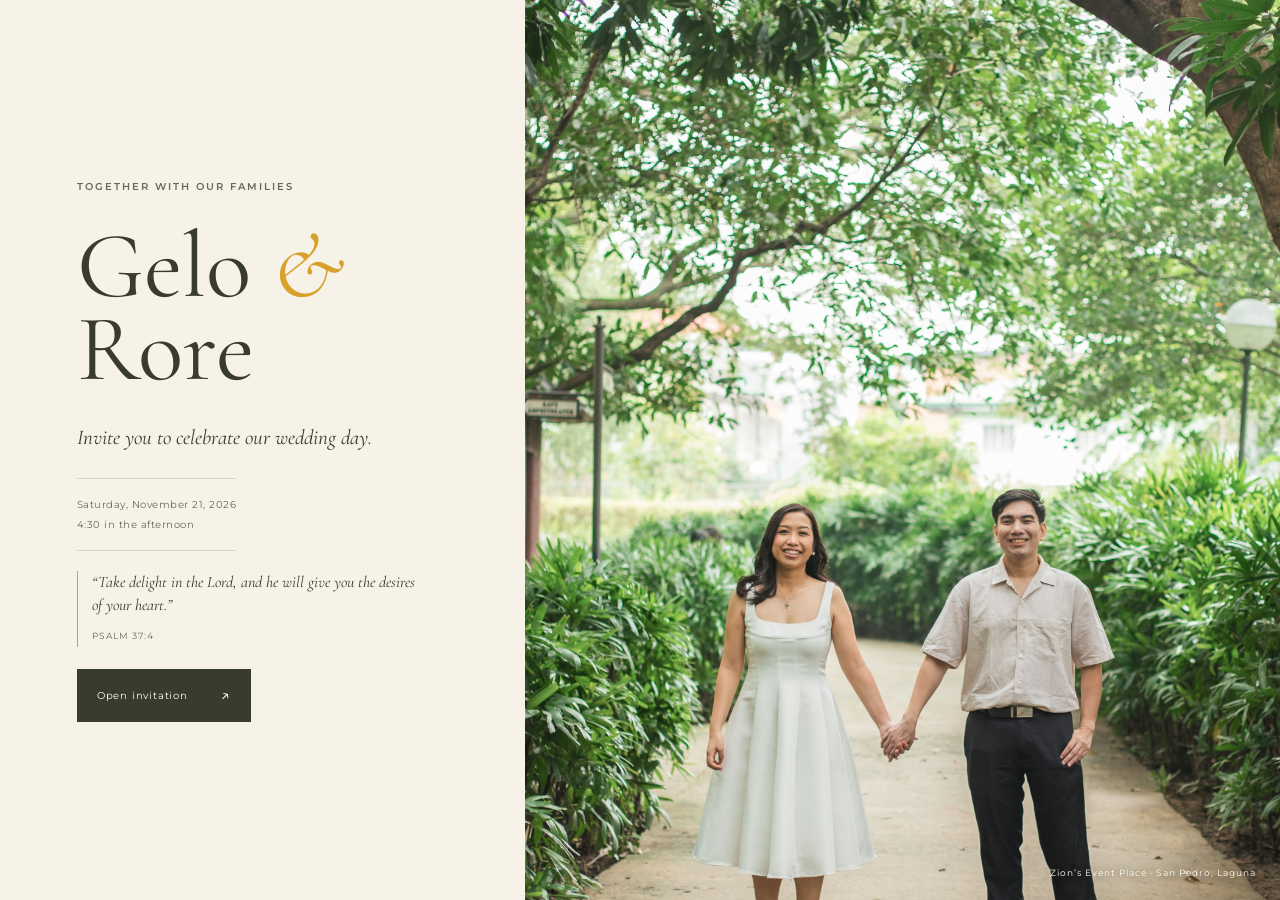
<file: index.html>
<!doctype html>
<html lang="en">
<head>
  <meta charset="utf-8">
  <meta name="viewport" content="width=device-width, initial-scale=1">
  <meta name="theme-color" content="#f7f2e7">
  <meta name="description" content="Gelo and Rore invite you to celebrate their wedding on November 21, 2026.">
  <title>Gelo &amp; Rore — Wedding Invitation</title>
  <link rel="icon" href="assets/favicon.svg" type="image/svg+xml">
  <link rel="preconnect" href="https://fonts.googleapis.com">
  <link rel="preconnect" href="https://fonts.gstatic.com" crossorigin>
  <link href="https://fonts.googleapis.com/css2?family=Cormorant+Garamond:ital,wght@0,400;0,500;0,600;1,400;1,500&family=Montserrat:wght@400;500;600&display=swap" rel="stylesheet">
  <link rel="stylesheet" href="landing.css">
</head>
<body>
  <main class="welcome-cover" id="main">
    <section class="welcome-copy" aria-labelledby="couple-names">
      <p class="welcome-kicker">Together with our families</p>
      <h1 id="couple-names">Gelo <span>&amp;</span><br>Rore</h1>
      <p class="welcome-message">Invite you to celebrate our wedding day.</p>
      <div class="welcome-details">
        <p>Saturday, November 21, 2026</p>
        <p>4:30 in the afternoon</p>
      </div>
      <blockquote class="welcome-verse">
        <p>“Take delight in the Lord, and he will give you the desires of your heart.”</p>
        <cite>Psalm 37:4</cite>
      </blockquote>
      <a class="welcome-button" href="./invitation.html">Open invitation <span aria-hidden="true">↗</span></a>
    </section>
    <figure class="welcome-photo">
      <img src="assets/cover-photo.jpeg" width="2480" height="4096" fetchpriority="high" alt="Gelo and Rore holding hands on a garden path beneath a leafy canopy">
      <figcaption>Zion’s Event Place · San Pedro, Laguna</figcaption>
    </figure>
  </main>
</body>
</file>
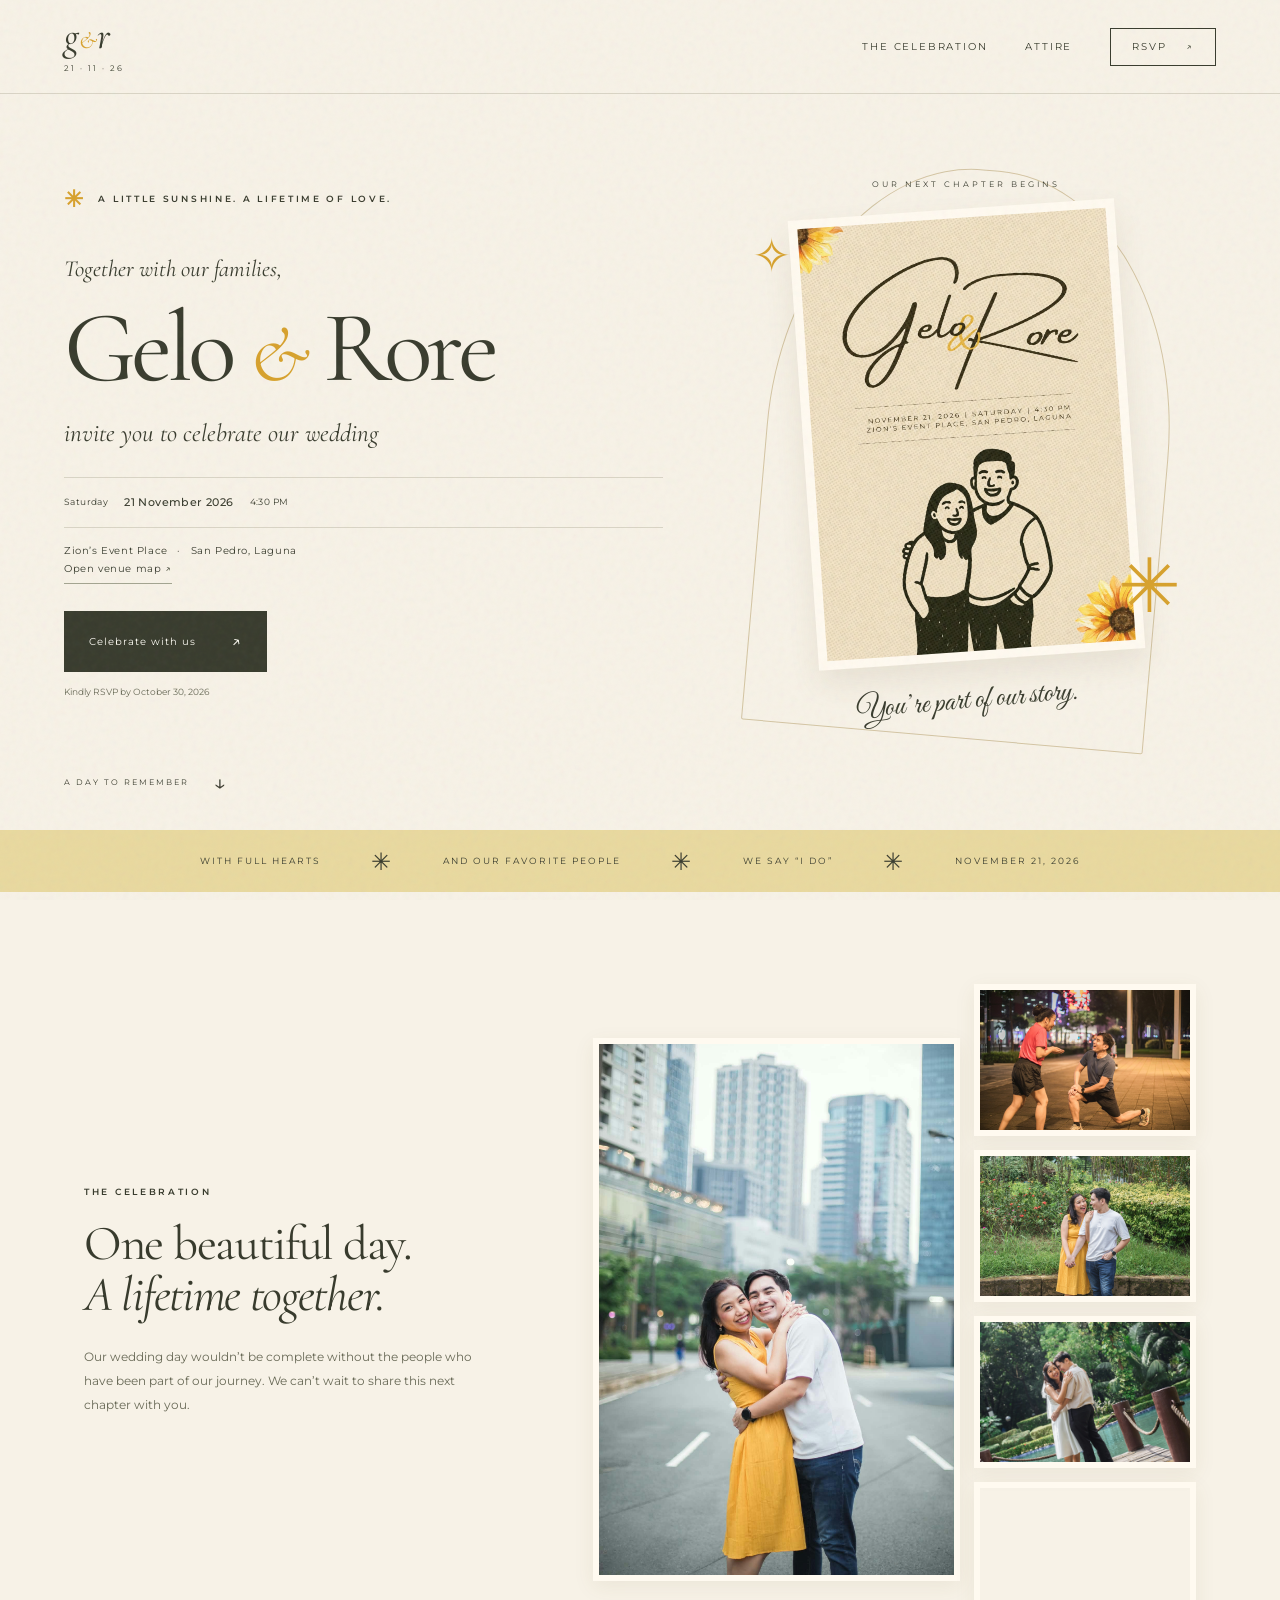
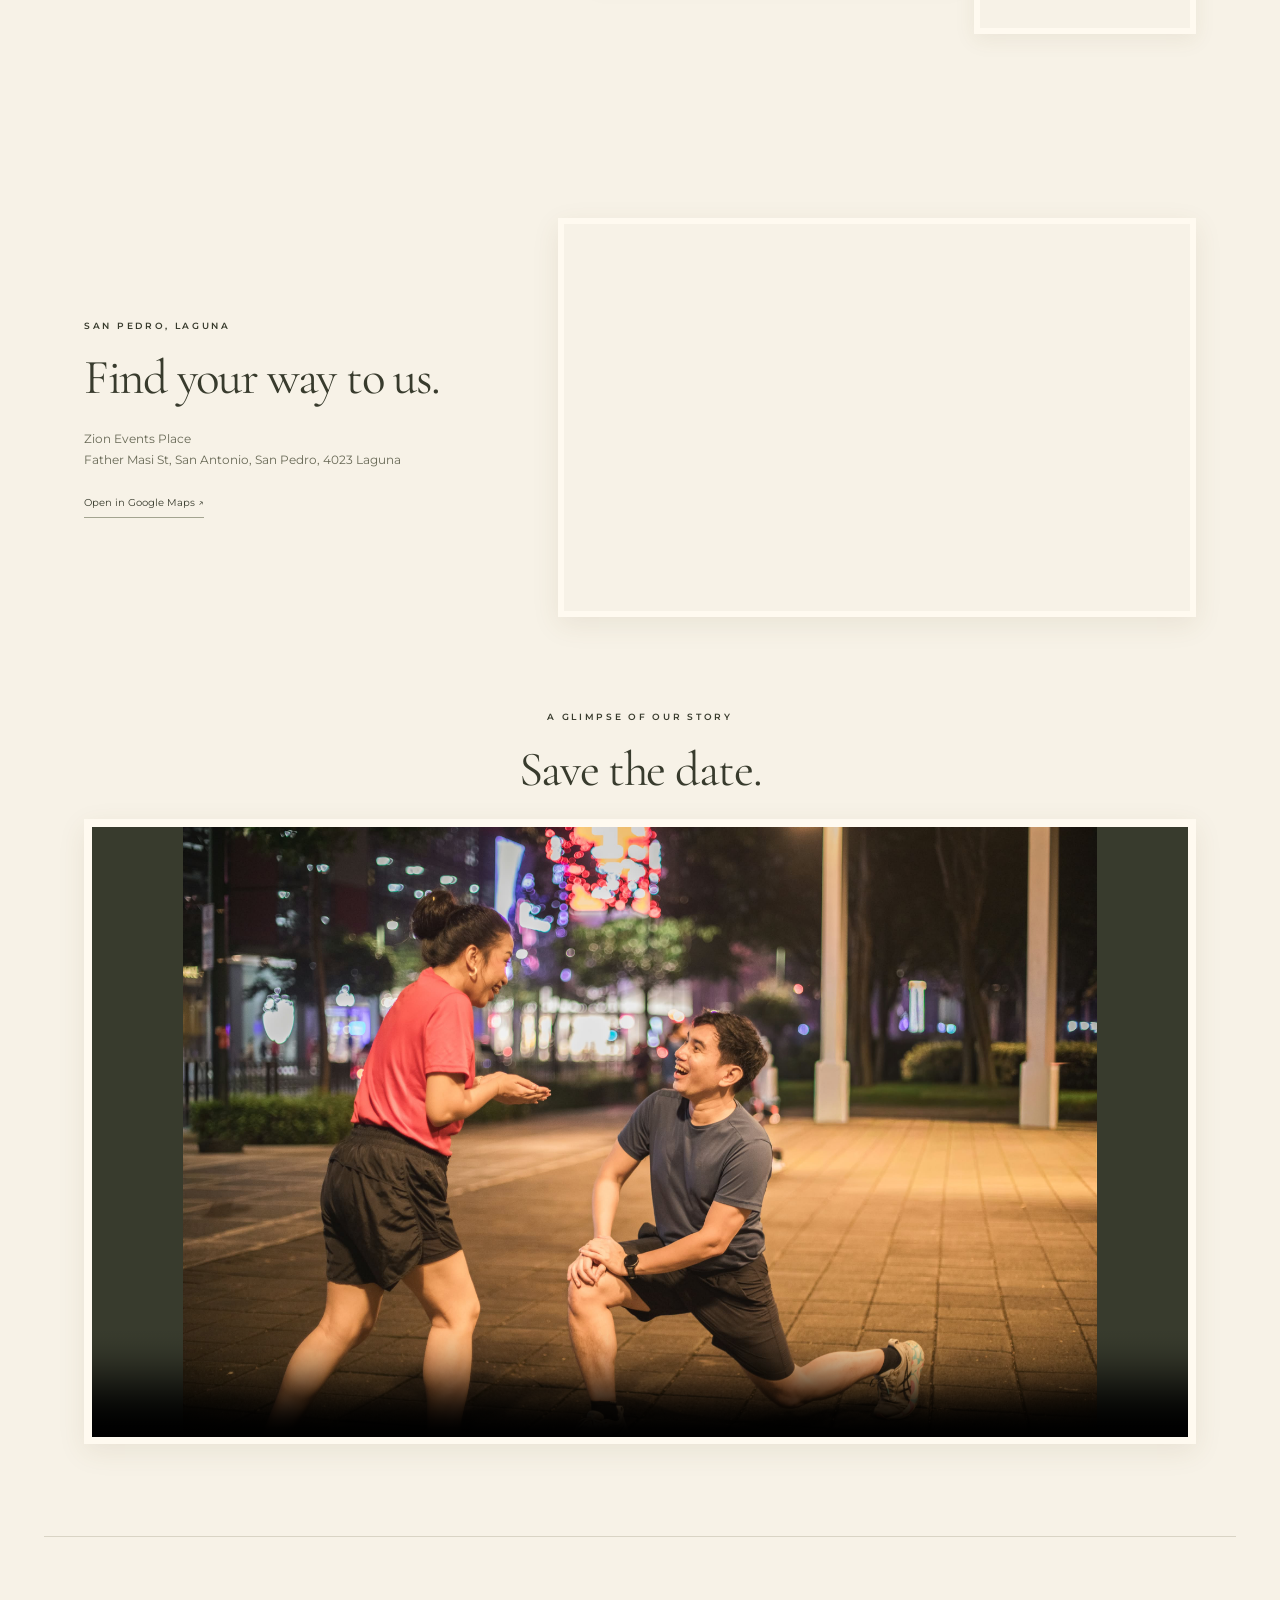
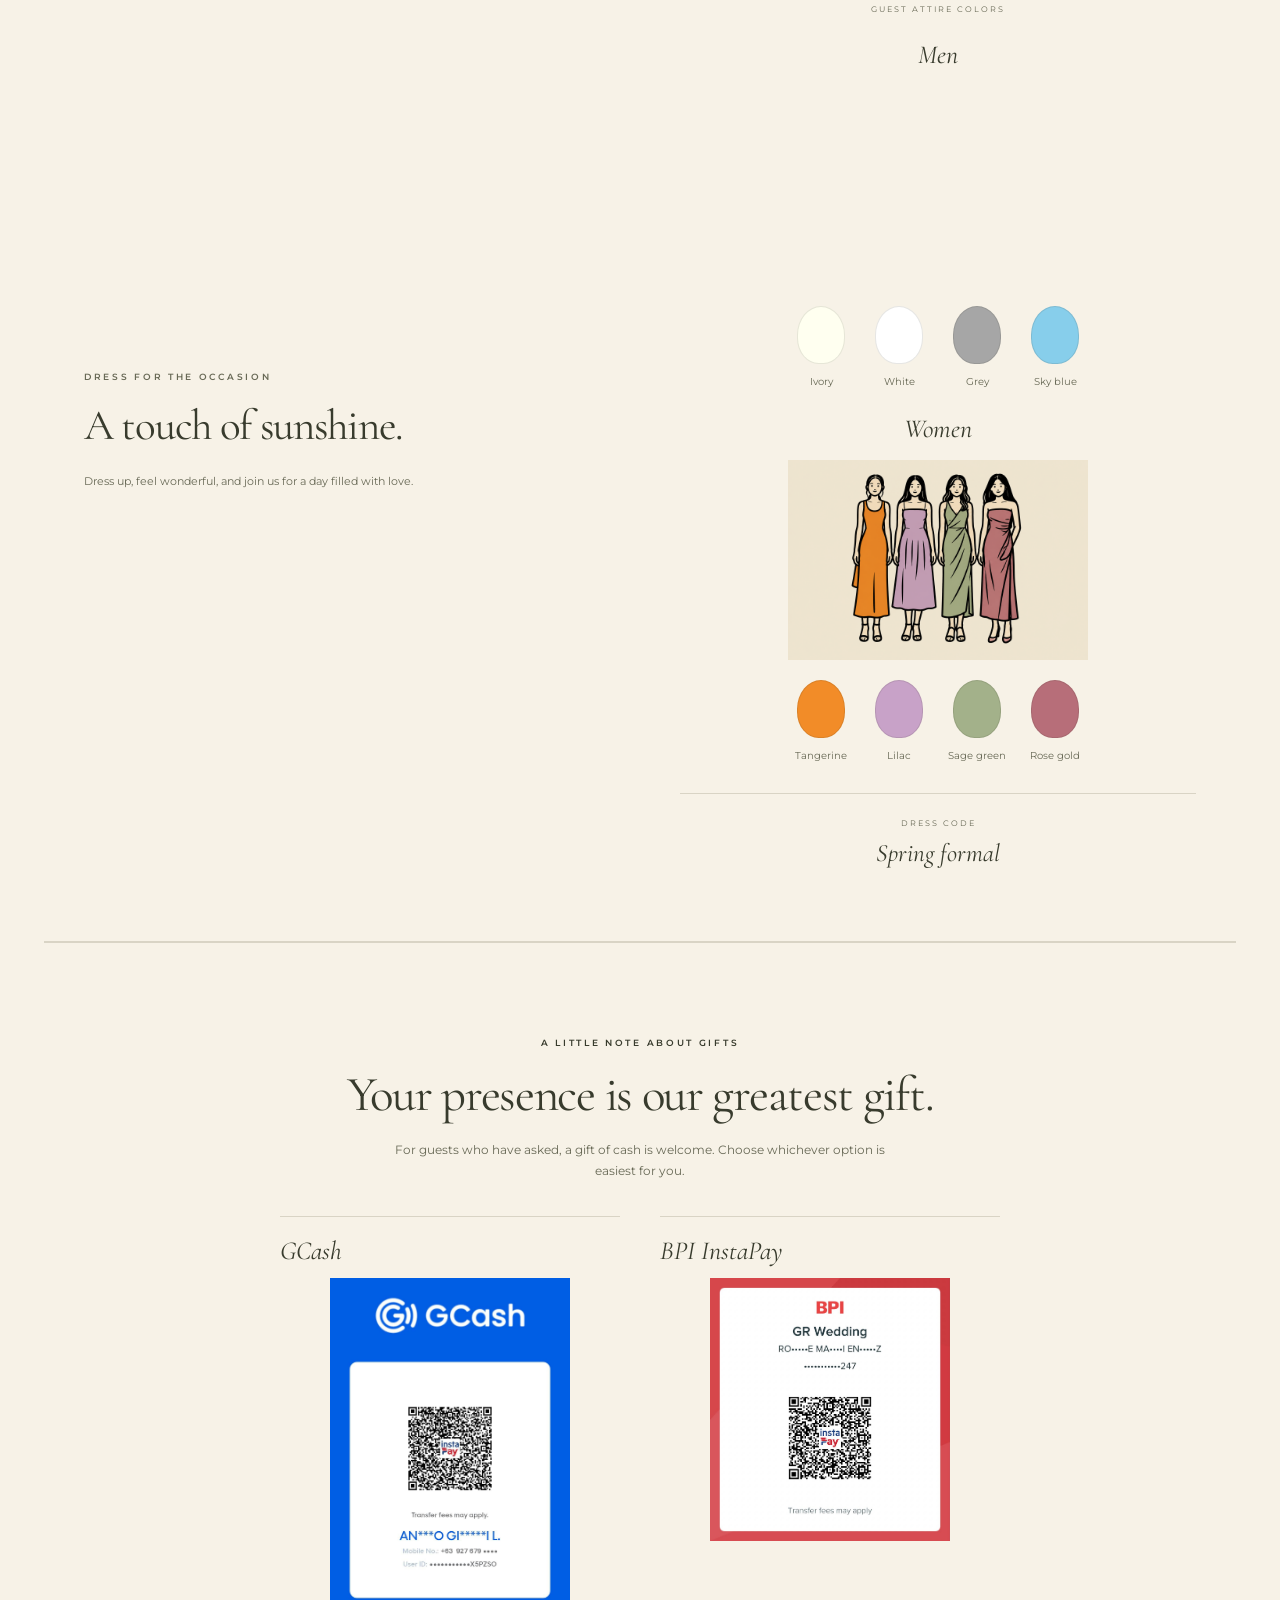
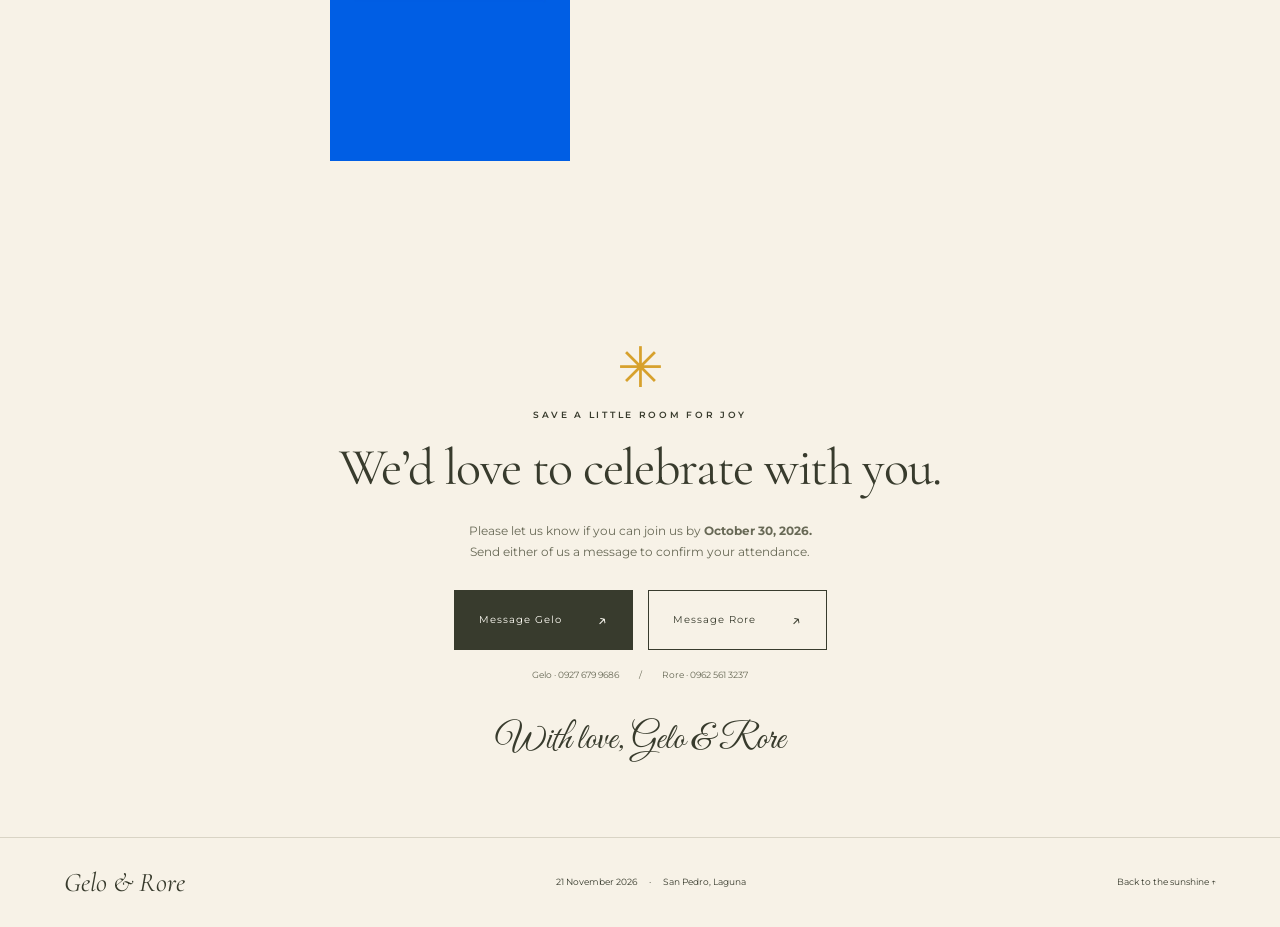
<file: invitation.html>
<!doctype html>
<html lang="en">
<head>
  <meta charset="utf-8">
  <meta name="viewport" content="width=device-width, initial-scale=1">
  <meta name="theme-color" content="#f7f2e7">
  <meta name="description" content="Join Gelo and Rore as they say I do on November 21, 2026, at Zion’s Event Place, San Pedro, Laguna.">
  <title>Gelo & Rore — November 21, 2026</title>
  <link rel="icon" href="assets/favicon.svg" type="image/svg+xml">
  <link rel="preconnect" href="https://fonts.googleapis.com">
  <link rel="preconnect" href="https://fonts.gstatic.com" crossorigin>
  <link href="https://fonts.googleapis.com/css2?family=Cormorant+Garamond:ital,wght@0,400;0,500;0,600;1,400;1,500&family=Great+Vibes&family=Montserrat:wght@400;500;600&display=swap" rel="stylesheet">
  <link rel="stylesheet" href="styles.css">
  <script src="script.js" defer></script>
</head>
<body>
  <a class="skip-link" href="#main">Skip to content</a>
  <header class="header">
    <a class="monogram" href="#home" aria-label="Gelo and Rore home">g<span>&</span>r<i>21 · 11 · 26</i></a>
    <nav aria-label="Main navigation"><a href="#celebration">The celebration</a><a href="#attire">Attire</a><a class="nav-rsvp" href="#rsvp">RSVP <span aria-hidden="true">↗</span></a></nav>
  </header>
  <main id="main">
    <section class="hero" id="home" aria-labelledby="names">
      <div class="hero-copy">
        <p class="eyebrow"><span class="tiny-flower" aria-hidden="true">✳</span> A little sunshine. A lifetime of love.</p>
        <p class="intro">Together with our families,</p>
        <h1 id="names">Gelo <span>&</span> Rore</h1>
        <p class="invitation-line">invite you to celebrate our wedding</p>
        <div class="date-line"><span>Saturday</span><strong>21 November 2026</strong><span>4:30 PM</span></div>
        <p class="hero-venue">Zion’s Event Place <span>·</span> San Pedro, Laguna<br><a class="text-link" href="https://maps.app.goo.gl/zuF7dZGLQoqun9K89" target="_blank" rel="noopener noreferrer">Open venue map ↗</a></p>
        <a class="button" href="#rsvp">Celebrate with us <span aria-hidden="true">↗</span></a>
        <p class="rsvp-note">Kindly RSVP by October 30, 2026</p>
      </div>
      <div class="hero-art">
        <span class="orbit-label">OUR NEXT CHAPTER BEGINS</span>
        <div class="invitation-frame"><img src="assets/invitation-updated.jpeg" width="1060" height="1484" alt="Gelo and Rore’s cream and sunflower wedding invitation, with a hand-drawn portrait of the couple"></div>
        <span class="handwritten">You’re part of our story.</span>
        <span class="art-spark spark-one" aria-hidden="true">✳</span><span class="art-spark spark-two" aria-hidden="true">✧</span>
      </div>
      <a class="scroll-cue" href="#celebration">A day to remember <span aria-hidden="true">↓</span></a>
    </section>
    <div class="ribbon" aria-hidden="true"><span>WITH FULL HEARTS</span><i>✳</i><span>AND OUR FAVORITE PEOPLE</span><i>✳</i><span>WE SAY “I DO”</span><i>✳</i><span>NOVEMBER 21, 2026</span></div>
    <section class="celebration section" id="celebration" aria-labelledby="celebration-title">
      <div class="section-heading"><p class="eyebrow">The celebration</p><h2 id="celebration-title">One beautiful day.<br><em>A lifetime together.</em></h2><p>Our wedding day wouldn’t be complete without the people who have been part of our journey. We can’t wait to share this next chapter with you.</p></div>
      <div class="celebration-photos" role="group" aria-label="Photos of Gelo and Rore">
        <img class="featured-photo" src="assets/featured-garden-portrait.jpeg" width="1366" height="2048" loading="lazy" decoding="async" alt="Gelo and Rore embracing on a city street">
        <img src="assets/together-at-night.jpeg" width="3360" height="2240" loading="lazy" decoding="async" alt="Gelo kneeling beside Rore as they laugh together outdoors at night">
        <img src="assets/garden-walk.jpeg" width="3360" height="2240" loading="lazy" decoding="async" alt="Gelo and Rore holding hands and smiling in a lush garden">
        <img src="assets/by-the-water.jpeg" width="4096" height="2730" loading="lazy" decoding="async" alt="Gelo and Rore embracing on a wooden bridge beside the water">
        <img src="assets/karting-night.jpeg" width="2048" height="1365" loading="lazy" decoding="async" alt="Gelo and Rore racing go-karts together at night">
      </div>
    </section>
    <section class="venue-map section" aria-labelledby="venue-map-title">
      <div class="venue-map-copy">
        <p class="eyebrow">San Pedro, Laguna</p>
        <h2 id="venue-map-title">Find your way to us.</h2>
        <p>Zion Events Place<br>Father Masi St, San Antonio, San Pedro, 4023 Laguna</p>
        <a class="text-link" href="https://maps.app.goo.gl/zuF7dZGLQoqun9K89" target="_blank" rel="noopener noreferrer">Open in Google Maps ↗</a>
      </div>
      <iframe title="Map to Zion Events Place in San Pedro, Laguna" src="https://www.google.com/maps?q=Zion+Events+Place,+Father+Masi+St,+San+Antonio,+San+Pedro,+4023+Laguna&amp;output=embed" loading="lazy" referrerpolicy="no-referrer-when-downgrade" allowfullscreen></iframe>
    </section>
    <section class="wedding-film section" aria-labelledby="film-title">
      <p class="eyebrow">A glimpse of our story</p>
      <h2 id="film-title">Save the date.</h2>
      <video controls playsinline preload="none" poster="assets/together-at-night.jpeg" width="1920" height="1080" aria-label="Gelo and Rore’s save-the-date video">
        <source src="assets/save-the-date.mp4" type="video/mp4">
        Your browser does not support embedded video. <a href="assets/save-the-date.mp4">Watch our save-the-date video</a>.
      </video>
    </section>
    <section class="attire section" id="attire" aria-labelledby="attire-title">
      <div><p class="eyebrow">Dress for the occasion</p><h2 id="attire-title">A touch of sunshine.</h2><p>Dress up, feel wonderful, and join us for a day filled with love.</p></div>
      <div class="palette"><div class="guest-palettes">
        <p class="palette-label">GUEST ATTIRE COLORS</p>
        <h3>Men</h3>
        <img class="guest-attire-illustration" src="assets/men-attire.png" width="1536" height="1024" loading="lazy" decoding="async" alt="Four men in ivory, white, grey, and sky blue formal attire">
        <div class="guest-swatches">
          <div><span style="--swatch:#fffff0"></span><p>Ivory</p></div>
          <div><span style="--swatch:#ffffff"></span><p>White</p></div>
          <div><span style="--swatch:#a6a6a6"></span><p>Grey</p></div>
          <div><span style="--swatch:#87ceeb"></span><p>Sky blue</p></div>
        </div>
        <h3>Women</h3>
        <img class="guest-attire-illustration" src="assets/women-attire.png" width="1536" height="1024" loading="lazy" decoding="async" alt="Four women in tangerine, lilac, sage green, and rose gold dresses">
        <div class="guest-swatches">
          <div><span style="--swatch:#f28c28"></span><p>Tangerine</p></div>
          <div><span style="--swatch:#c8a2c8"></span><p>Lilac</p></div>
          <div><span style="--swatch:#a3b18a"></span><p>Sage green</p></div>
          <div><span style="--swatch:#b76e79"></span><p>Rose gold</p></div>
        </div>
      </div><div class="palette-dress-code"><p class="palette-label">DRESS CODE</p><p class="dress-code">Spring formal</p></div></div>
    </section>
    <section class="gifts section" aria-labelledby="gifts-title">
      <p class="eyebrow">A little note about gifts</p>
      <h2 id="gifts-title">Your presence is our greatest gift.</h2>
      <p class="gifts-intro">For guests who have asked, a gift of cash is welcome. Choose whichever option is easiest for you.</p>
      <div class="gift-options">
        <div class="gift-option">
          <h3>GCash</h3>
          <img class="gift-qr-image" src="assets/gcash-qr.jpeg" width="768" height="1547" loading="lazy" decoding="async" alt="GCash QR code for sending a wedding gift">
        </div>
        <div class="gift-option">
          <h3>BPI InstaPay</h3>
          <img class="gift-qr-image" src="assets/gift-qr.jpeg" width="1080" height="1213" loading="lazy" decoding="async" alt="BPI InstaPay gift QR code for Gelo and Rore; transfer fees may apply">
        </div>
      </div>
    </section>
    <section class="rsvp section" id="rsvp" aria-labelledby="rsvp-title">
      <span class="rsvp-flower" aria-hidden="true">✳</span><p class="eyebrow">Save a little room for joy</p><h2 id="rsvp-title">We’d love to celebrate with you.</h2><p>Please let us know if you can join us by <strong>October 30, 2026.</strong><br>Send either of us a message to confirm your attendance.</p>
      <div class="contact-links"><a class="button" href="sms:+639276799686">Message Gelo <span aria-hidden="true">↗</span></a><a class="button button-outline" href="sms:+639625613237">Message Rore <span aria-hidden="true">↗</span></a></div>
      <p class="phone-numbers"><a href="tel:+639276799686">Gelo · 0927 679 9686</a><span aria-hidden="true">/</span><a href="tel:+639625613237">Rore · 0962 561 3237</a></p>
      <p class="signoff">With love, Gelo & Rore</p>
    </section>
  </main>
  <footer><a class="footer-names" href="#home">Gelo & Rore</a><p>21 November 2026 <span>·</span> San Pedro, Laguna</p><a href="#home">Back to the sunshine ↑</a></footer>
</body>
</html>
</file>
<file: landing.css>
:root{--paper:#f7f2e7;--ink:#383b2d;--muted:#686956;--gold:#d7a12c;--serif:'Cormorant Garamond',Georgia,serif;--sans:'Montserrat',Arial,sans-serif}*{box-sizing:border-box}html{min-height:100%;background:var(--paper)}body{margin:0;min-height:100vh;background:var(--paper);color:var(--ink);font-family:var(--sans);font-size:14px;line-height:1.7}a{color:inherit;text-decoration:none}a:focus-visible{outline:3px solid #87661d;outline-offset:5px}.welcome-cover{display:grid;grid-template-columns:minmax(360px,.82fr) minmax(0,1.18fr);width:100%;min-height:100vh;min-height:100svh;overflow:hidden}.welcome-copy{display:flex;flex-direction:column;align-items:flex-start;justify-content:center;padding:64px clamp(36px,6vw,92px);background:var(--paper)}.welcome-kicker{margin:0 0 30px;color:var(--muted);font-size:10px;font-weight:600;letter-spacing:2px;text-transform:uppercase}.welcome-copy h1{margin:0;font-family:var(--serif);font-size:94px;font-weight:400;line-height:.88}.welcome-copy h1 span{color:var(--gold);font-style:italic}.welcome-message{max-width:330px;margin:30px 0 22px;font-family:var(--serif);font-size:21px;font-style:italic}.welcome-details{margin:0 0 20px;padding:14px 0;border-top:1px solid var(--line,#d9d4c5);border-bottom:1px solid var(--line,#d9d4c5)}.welcome-details p{margin:3px 0;color:var(--muted);font-size:10px;letter-spacing:.5px}.welcome-verse{max-width:340px;margin:0 0 22px;padding-left:14px;border-left:1px solid var(--gold);text-align:left}.welcome-verse p{margin:0 0 6px;font-family:var(--serif);font-size:16px;font-style:italic;line-height:1.45}.welcome-verse cite{color:var(--muted);font-size:9px;font-style:normal;letter-spacing:1px;text-transform:uppercase}.welcome-button{display:inline-flex;min-height:48px;align-items:center;justify-content:center;gap:32px;padding:12px 20px;background:var(--ink);color:#fffdf5;font-size:10px;letter-spacing:.8px;transition:background .2s,transform .2s}.welcome-button:hover{transform:translateY(-2px);background:#53563f}.welcome-button span{font-size:17px}.welcome-photo{position:relative;min-width:0;min-height:100vh;min-height:100svh;margin:0;overflow:hidden;background:#476044}.welcome-photo img{position:absolute;inset:0;display:block;width:100%;height:100%;object-fit:cover;object-position:center 67%}.welcome-photo figcaption{position:absolute;right:24px;bottom:20px;left:24px;color:#fffdf5;font-size:9px;letter-spacing:1px;text-align:right;text-shadow:0 1px 8px #0009}@media(max-width:760px){.welcome-cover{grid-template-columns:minmax(0,1fr);grid-template-rows:minmax(320px,54svh) auto;min-height:100vh;min-height:100svh}.welcome-photo{grid-row:1;min-height:0}.welcome-photo img{object-position:center 67%}.welcome-photo figcaption{bottom:14px;text-align:left}.welcome-copy{grid-row:2;align-items:center;padding:26px 24px 32px;text-align:center}.welcome-kicker{margin-bottom:14px;font-size:8px;letter-spacing:1.6px}.welcome-copy h1{font-size:62px}.welcome-message{margin:15px 0 12px;font-size:18px}.welcome-details{margin-bottom:14px;padding:9px 0}.welcome-verse{max-width:360px;margin-bottom:16px;padding-left:0;border-left:0;text-align:center}.welcome-verse p{font-size:15px}.welcome-button{min-height:46px}}@media(max-width:360px){.welcome-cover{grid-template-rows:minmax(300px,50svh) auto}.welcome-copy{padding-right:18px;padding-left:18px}.welcome-copy h1{font-size:56px}.welcome-message{font-size:17px}}
</file>
<file: styles.css>
:root{--paper:#f7f2e7;--ink:#383b2d;--muted:#686956;--gold:#d7a12c;--line:#d9d4c5;--serif:'Cormorant Garamond',Georgia,serif;--sans:'Montserrat',Arial,sans-serif}*{box-sizing:border-box}html{scroll-behavior:smooth;scroll-padding-top:90px}body{margin:0;background:var(--paper);color:var(--ink);font-family:var(--sans);font-size:14px;line-height:1.8}body:before{content:"";position:fixed;inset:0;opacity:.14;pointer-events:none;z-index:5;background-image:url("data:image/svg+xml,%3Csvg viewBox='0 0 180 180' xmlns='http://www.w3.org/2000/svg'%3E%3Cfilter id='n'%3E%3CfeTurbulence type='fractalNoise' baseFrequency='.8' numOctaves='3' stitchTiles='stitch'/%3E%3C/filter%3E%3Cpath fill='%23897c62' opacity='.35' filter='url(%23n)' d='M0 0h180v180H0z'/%3E%3C/svg%3E")}a{color:inherit;text-decoration:none}a:focus-visible{outline:3px solid #87661d;outline-offset:6px}p{margin:0 0 18px}h1,h2,h3{font-weight:400;margin:0;font-family:var(--serif);line-height:1.05}.header{max-width:1320px;margin:auto;display:flex;align-items:center;justify-content:space-between;padding:20px 64px;border-bottom:1px solid var(--line)}.monogram{font:italic 39px var(--serif);display:block;line-height:.8}.monogram span{font-size:24px;color:var(--gold)}.monogram i{display:block;font:8px var(--sans);letter-spacing:2px;margin-top:12px}nav{display:flex;align-items:center;gap:38px;font-size:10px;text-transform:uppercase;letter-spacing:1.8px}nav a:hover,.text-link:hover{color:#967016}.nav-rsvp{border:1px solid var(--ink);padding:9px 21px}.nav-rsvp span{margin-left:15px}.hero{max-width:1320px;margin:auto;min-height:690px;padding:65px 64px 92px;display:grid;grid-template-columns:1.2fr 1fr;gap:54px;align-items:center;position:relative}.eyebrow{text-transform:uppercase;letter-spacing:2.7px;font-size:9px;font-weight:600}.tiny-flower{font-size:23px;color:var(--gold);vertical-align:middle;margin-right:8px}.intro{font:italic 23px var(--serif);margin-top:34px;margin-bottom:12px}h1{font-size:clamp(68px,7.9vw,105px);letter-spacing:-5px;white-space:nowrap}h1 span{font-style:italic;color:var(--gold);font-size:.78em}.invitation-line{font:italic 25px var(--serif);margin-top:17px}.date-line{display:flex;gap:16px;align-items:center;border-top:1px solid var(--line);border-bottom:1px solid var(--line);padding:15px 0;margin-top:29px;font-size:9px;letter-spacing:.4px}.date-line strong{font-size:11px;font-weight:500}.hero-venue{font-size:10px;margin:14px 0 27px;letter-spacing:.6px}.hero-venue span{padding:0 6px}.button{display:inline-flex;gap:35px;align-items:center;justify-content:center;background:var(--ink);color:#fffdf5;padding:14px 24px;font-size:10px;letter-spacing:1px;border:1px solid var(--ink);transition:background .2s,transform .2s}.button:hover{background:#53563f;transform:translateY(-2px)}.button span{font-size:17px}.rsvp-note{font-size:9px;color:var(--muted);margin-top:12px}.hero-art{position:relative;max-width:375px;width:100%;justify-self:center;text-align:center;padding:18px 24px}.hero-art:before{content:"";position:absolute;inset:10px -14px 0;border:1px solid #d4c5a3;border-radius:48% 48% 2px 2px;transform:rotate(5deg);z-index:-1}.invitation-frame{padding:9px;background:#fffaf0;transform:rotate(-4deg);box-shadow:0 14px 30px #66542b19}.invitation-frame img{width:100%;height:auto;display:block}.orbit-label{display:block;letter-spacing:3px;font-size:8px;margin-bottom:17px}.handwritten{display:block;font:30px 'Great Vibes',cursive;transform:rotate(-5deg);margin-top:23px}.art-spark{position:absolute;color:var(--gold)}.spark-one{right:-27px;bottom:85px;font-size:75px}.spark-two{left:-27px;top:55px;font-size:47px}.scroll-cue{position:absolute;bottom:28px;left:64px;text-transform:uppercase;font-size:8px;letter-spacing:2px;display:flex;gap:24px;align-items:center}.scroll-cue span{font-size:22px}.ribbon{background:#e9d99f;display:flex;justify-content:center;align-items:center;gap:50px;min-height:62px;font-size:9px;letter-spacing:2px}.ribbon i{font-size:24px;font-style:normal}.section{max-width:1192px;margin:auto;padding:92px 40px}.celebration{text-align:center}.celebration .section-heading>p:last-child{margin-left:auto;margin-right:auto}.section h2{font-size:49px;letter-spacing:-1.3px;margin-bottom:24px}.section h2 em{font-weight:400}.section-heading>p:last-child{max-width:405px;color:var(--muted);font-size:12px;line-height:2}.event-details{padding-top:6px}.detail+.detail{margin-top:25px;padding-top:24px;border-top:1px solid var(--line)}.detail-number{font-size:8px;letter-spacing:2px;color:var(--muted)}h3{font-size:30px;margin:10px 0}.detail p{font-size:11px;margin-bottom:12px}.text-link{font-size:10px;border-bottom:1px solid #a3a490;padding-bottom:5px;display:inline-block}.text-link span{margin-left:23px}.attire{border-top:1px solid var(--line);border-bottom:1px solid var(--line);display:grid;grid-template-columns:1fr 1fr;gap:80px;align-items:center;padding-top:65px;padding-bottom:65px}.attire h2{font-size:43px}.attire p{font-size:11px;color:var(--muted)}.attire .eyebrow{font-size:9px}.attire .dress-code{font:italic 25px var(--serif);color:var(--ink);margin-bottom:8px}.palette{text-align:center}.palette .palette-label{font-size:8px;letter-spacing:2px}.swatches{display:flex;gap:11px;justify-content:center;margin:27px 0 21px}.swatches span{width:49px;height:64px;border-radius:50% 50% 45% 45%;background:var(--swatch);transform:rotate(-9deg)}.swatches span:nth-child(even){transform:rotate(9deg)}.palette p:last-child{font-size:8px}.rsvp{text-align:center;max-width:900px;padding-top:75px;padding-bottom:75px}.rsvp-flower{font-size:56px;color:var(--gold);line-height:1.4}.rsvp h2{font-size:52px}.rsvp>p:not(.eyebrow):not(.signoff){font-size:12px;color:var(--muted)}.contact-links{display:flex;justify-content:center;gap:15px;margin:27px 0 17px}.button-outline{background:transparent;color:var(--ink)}.button-outline:hover{background:#e9e2d1}.phone-numbers{display:flex;justify-content:center;gap:20px}.rsvp .phone-numbers{font-size:9px!important}.signoff{font:36px 'Great Vibes',cursive;margin:33px 0 0}footer{border-top:1px solid var(--line);padding:28px 64px;display:flex;align-items:center;justify-content:space-between;gap:20px;font-size:9px}footer p{margin:0}footer p span{margin:0 10px}.footer-names{font:italic 27px var(--serif)}.skip-link{position:fixed;top:-70px;left:12px;background:var(--ink);color:white;padding:12px;z-index:10}.skip-link:focus{top:12px}@media(min-width:1400px){.hero{min-height:730px}}@media(max-width:900px){.header{padding:20px 30px}.hero{padding:55px 30px 85px;gap:25px;min-height:620px}h1{font-size:73px}.hero-art{max-width:300px}.date-line{gap:10px;flex-wrap:wrap}.hero-copy .eyebrow{letter-spacing:1px;font-size:8px}.scroll-cue{left:30px}.ribbon{gap:20px;font-size:8px}.celebration{gap:55px}.section{padding-left:30px;padding-right:30px}.attire{gap:35px}.swatches span{width:35px;height:49px}.section h2{font-size:40px}footer{padding:25px 30px}}@media(max-width:620px){html{scroll-padding-top:20px}.header{padding:20px 22px}nav{gap:18px;font-size:8px;letter-spacing:.7px}.nav-rsvp{padding:7px 12px}.nav-rsvp span{margin-left:7px}.monogram{font-size:33px}.monogram i{font-size:7px}.hero{grid-template-columns:1fr;padding:37px 24px 76px;gap:31px;text-align:center}.hero-copy .eyebrow{font-size:8px;letter-spacing:1.2px}.intro{margin-top:22px;font-size:22px}h1{font-size:clamp(48px,18vw,77px);letter-spacing:-4px}.invitation-line{font-size:23px}.date-line{justify-content:center;gap:12px;margin-top:24px}.date-line strong{font-size:10px}.hero-venue{font-size:9px}.hero-art{max-width:285px;padding:12px 24px}.hero-art:before{inset:0 -2px}.orbit-label{font-size:7px}.handwritten{font-size:28px}.spark-one{right:-7px;font-size:60px}.spark-two{left:-5px}.scroll-cue{left:0;right:0;justify-content:center;bottom:21px}.ribbon{padding:18px 12px;gap:15px;flex-wrap:wrap;font-size:7px;letter-spacing:1px}.ribbon span:last-child,.ribbon i:last-of-type{display:none}.ribbon i{font-size:18px}.section{padding:55px 25px}.celebration,.attire{grid-template-columns:1fr;gap:30px}.section h2{font-size:41px}.section-heading>p:last-child{margin-bottom:0}.attire{text-align:center}.swatches span{width:39px;height:53px}.rsvp h2{font-size:44px}.contact-links{gap:10px}.contact-links .button{gap:18px;padding:12px 16px;font-size:9px}.phone-numbers{gap:10px;flex-wrap:wrap}footer{padding:25px;flex-direction:column;gap:8px}footer>a:last-child{margin-top:6px}}@media(prefers-reduced-motion:reduce){html{scroll-behavior:auto}*,*:before,*:after{transition:none!important}}

/* Personal photos replace the former date and venue column. */
.celebration{display:grid;grid-template-columns:.85fr 1.15fr;gap:64px;align-items:center;text-align:left}
.celebration .section-heading>p:last-child{margin-left:0;margin-right:0}
.celebration-photos{display:grid;grid-template-columns:1.65fr 1fr;gap:14px;min-width:0;align-items:center}
.celebration-photos img{display:block;width:100%;height:auto;border:6px solid #fffaf0;box-shadow:0 6px 20px #66542b14}
.celebration-photos .featured-photo{grid-column:1;grid-row:1 / 5}.celebration-photos img:not(.featured-photo){grid-column:2}
@media(max-width:900px){.celebration{gap:30px}}
@media(max-width:620px){.celebration{grid-template-columns:1fr;text-align:center}.celebration .section-heading>p:last-child{margin-left:auto;margin-right:auto}.celebration-photos{grid-template-columns:1fr;gap:18px}.celebration-photos .featured-photo,.celebration-photos img:not(.featured-photo){grid-column:1;grid-row:auto}.celebration-photos img:not(.featured-photo){width:85%;justify-self:center}}

.palette-dress-code{margin-top:28px;padding-top:22px;border-top:1px solid var(--line)}
.palette-dress-code .palette-label{margin-bottom:8px}
.attire .palette-dress-code .dress-code{font-size:25px}

.wedding-film{text-align:center;padding-top:0}
.wedding-film video{display:block;width:100%;height:auto;aspect-ratio:16 / 9;background:var(--ink);border:8px solid #fffaf0;box-shadow:0 8px 26px #66542b18}
@media(max-width:620px){.wedding-film video{border-width:4px}}

.bridesmaids-illustration{display:block;width:100%;height:auto;margin:20px auto 0;mix-blend-mode:multiply}

.guest-palettes h3{font:italic 26px var(--serif);margin:22px 0 16px}
.guest-swatches{display:flex;justify-content:center;gap:18px;flex-wrap:wrap}
.guest-swatches>div{min-width:60px;text-align:center}
.guest-swatches span{display:block;width:48px;height:58px;border-radius:50% 50% 45% 45%;background:var(--swatch);border:1px solid #383b2d20;margin:0 auto 9px}
.guest-swatches p{font-size:10px!important;margin:0}
@media(max-width:620px){.guest-swatches{gap:12px}}

.guest-attire-illustration{display:block;width:100%;max-width:300px;height:auto;margin:0 auto 20px;mix-blend-mode:multiply}

.venue-map{display:grid;grid-template-columns:.8fr 1.2fr;gap:48px;align-items:center}
.venue-map-copy>p:not(.eyebrow){max-width:340px;color:var(--muted);font-size:12px}
.venue-map iframe{display:block;width:100%;aspect-ratio:16 / 10;border:6px solid #fffaf0;box-shadow:0 8px 26px #66542b18}
@media(max-width:620px){.venue-map{grid-template-columns:1fr;gap:24px}.venue-map-copy{text-align:center}.venue-map-copy>p:not(.eyebrow){margin-left:auto;margin-right:auto}}

.gifts{text-align:center;border-top:1px solid var(--line)}
.gifts h2{max-width:650px;margin:0 auto 18px}
.gifts-intro{max-width:520px;margin:0 auto 34px;color:var(--muted);font-size:12px}
.gift-options{display:grid;grid-template-columns:repeat(2,minmax(0,1fr));gap:40px;max-width:720px;margin:0 auto;text-align:left}
.gift-option{padding-top:18px;border-top:1px solid var(--line)}
.gift-option h3{font:italic 26px var(--serif);margin:0 0 12px}
.gift-option p{color:var(--muted);font-size:11px}
.gift-qr-image{display:block;width:100%;max-width:240px;height:auto;margin:0 auto}
@media(max-width:620px){.gift-options{grid-template-columns:1fr;gap:26px}}
</file>
